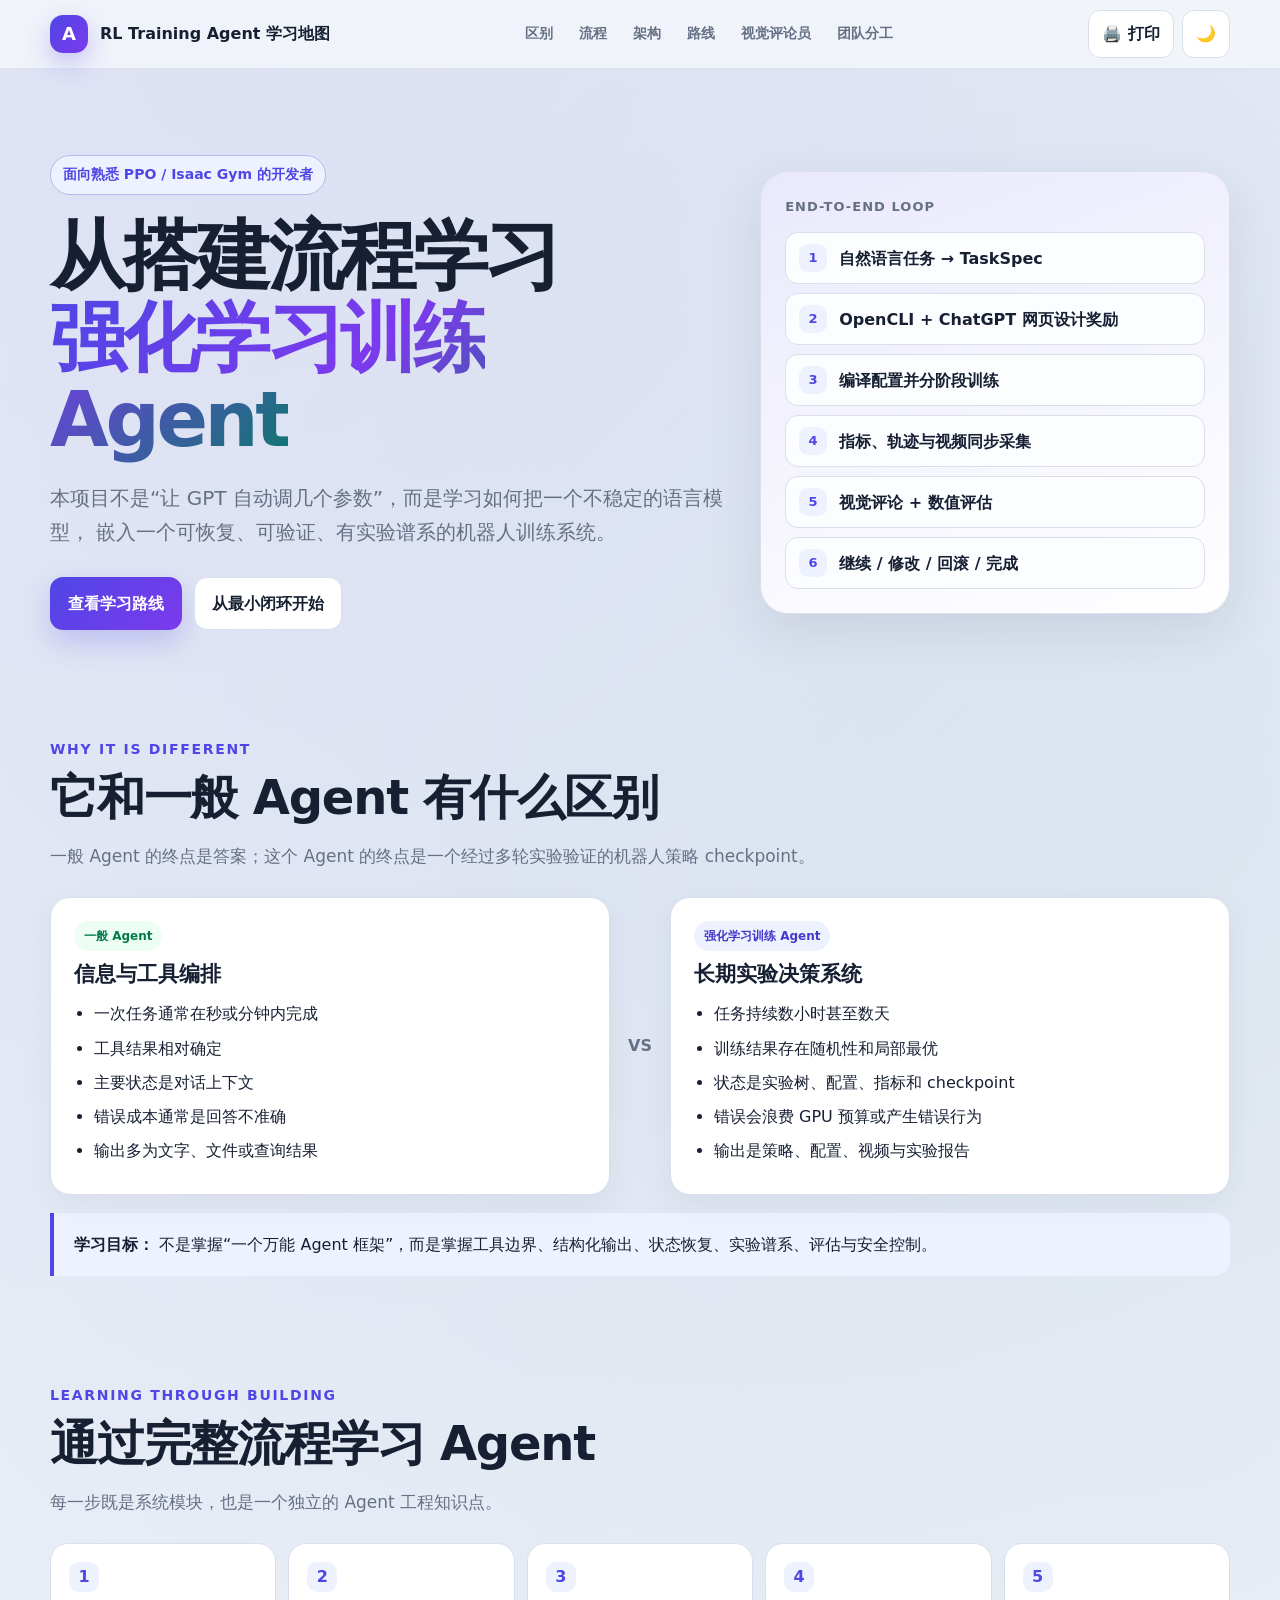
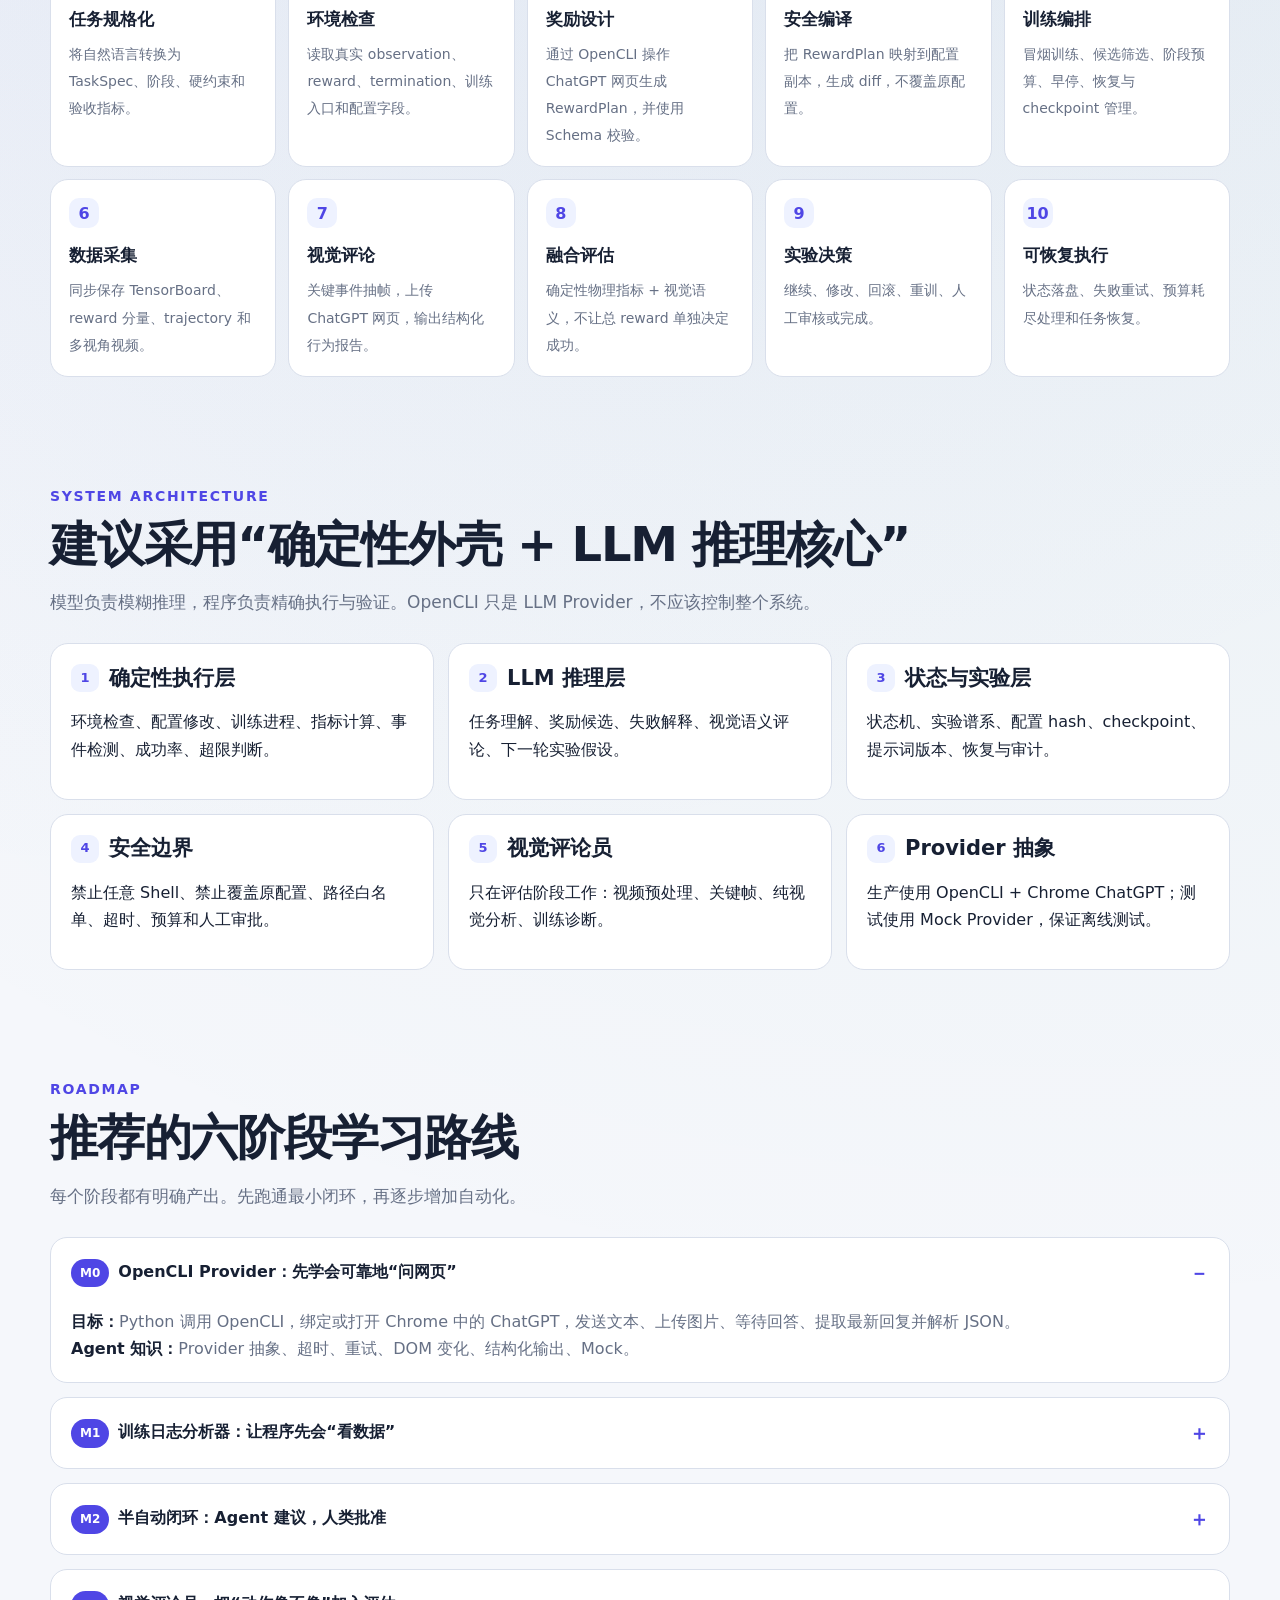
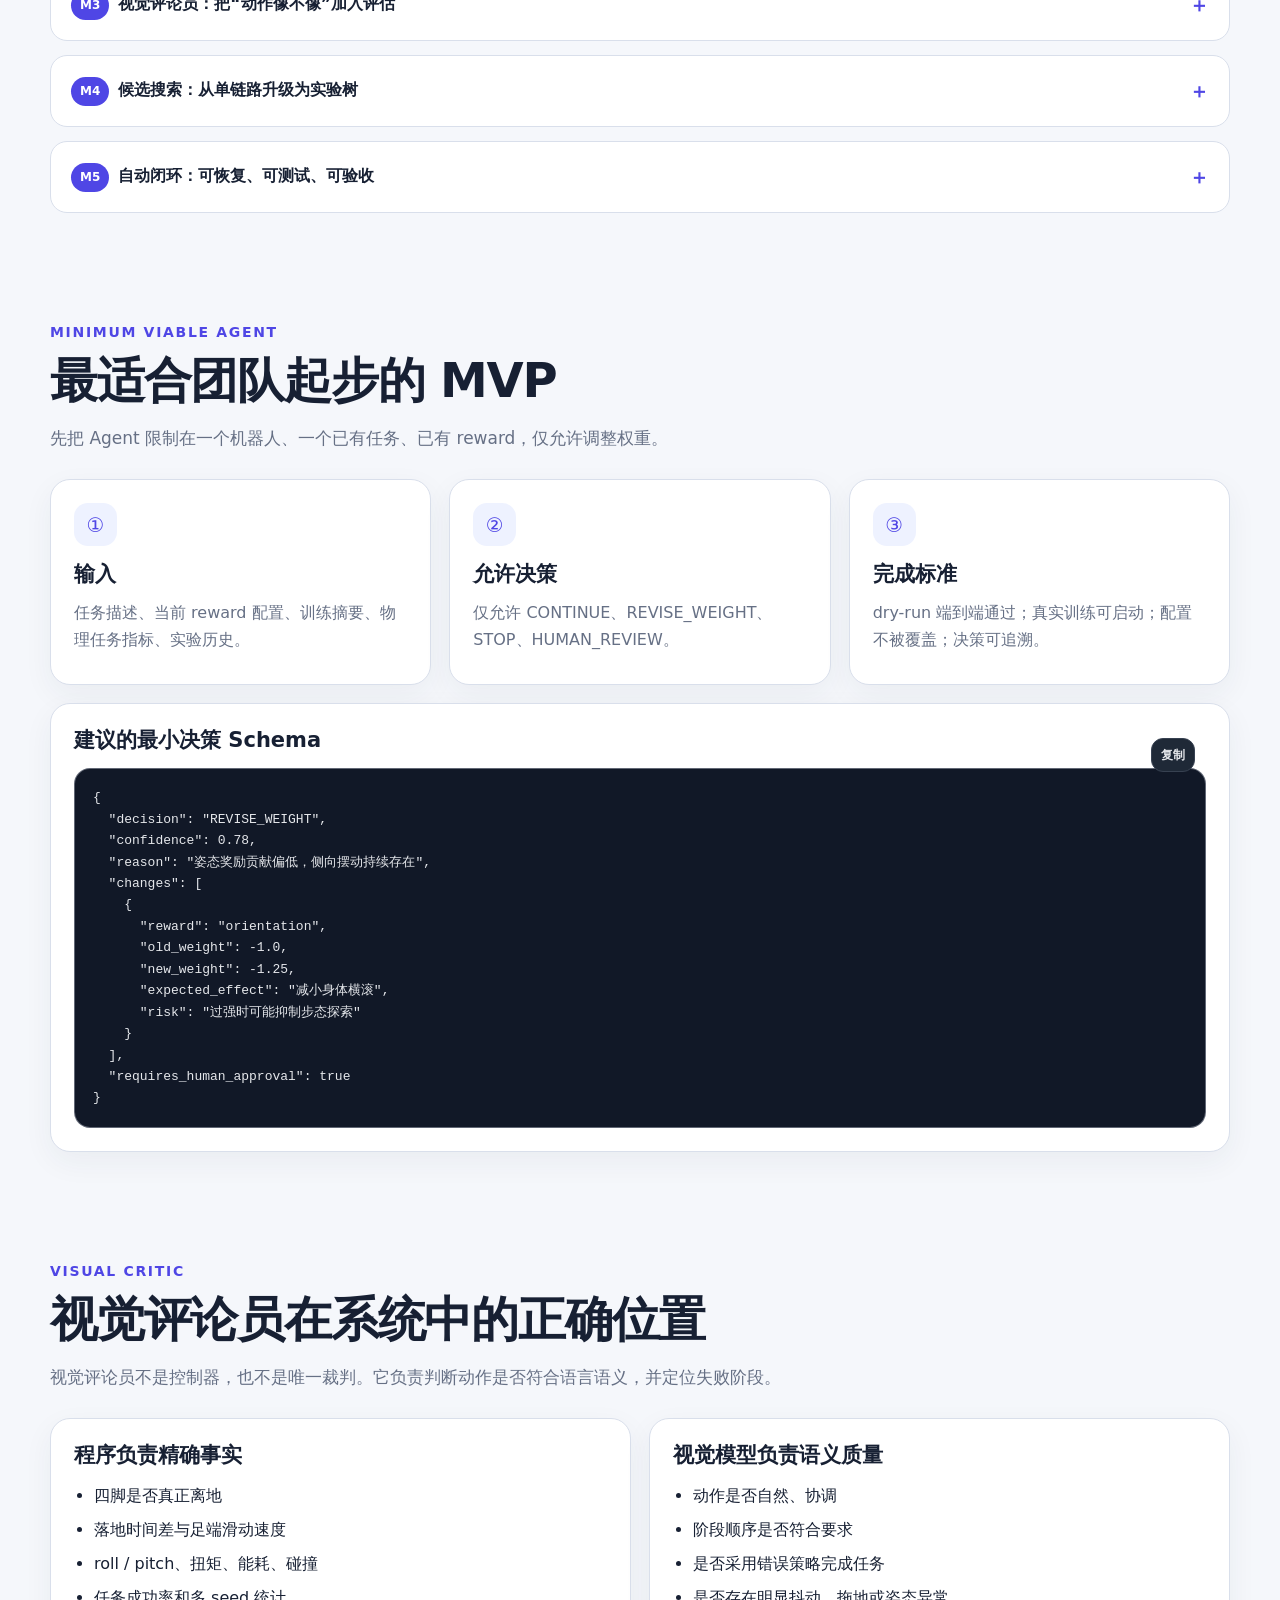
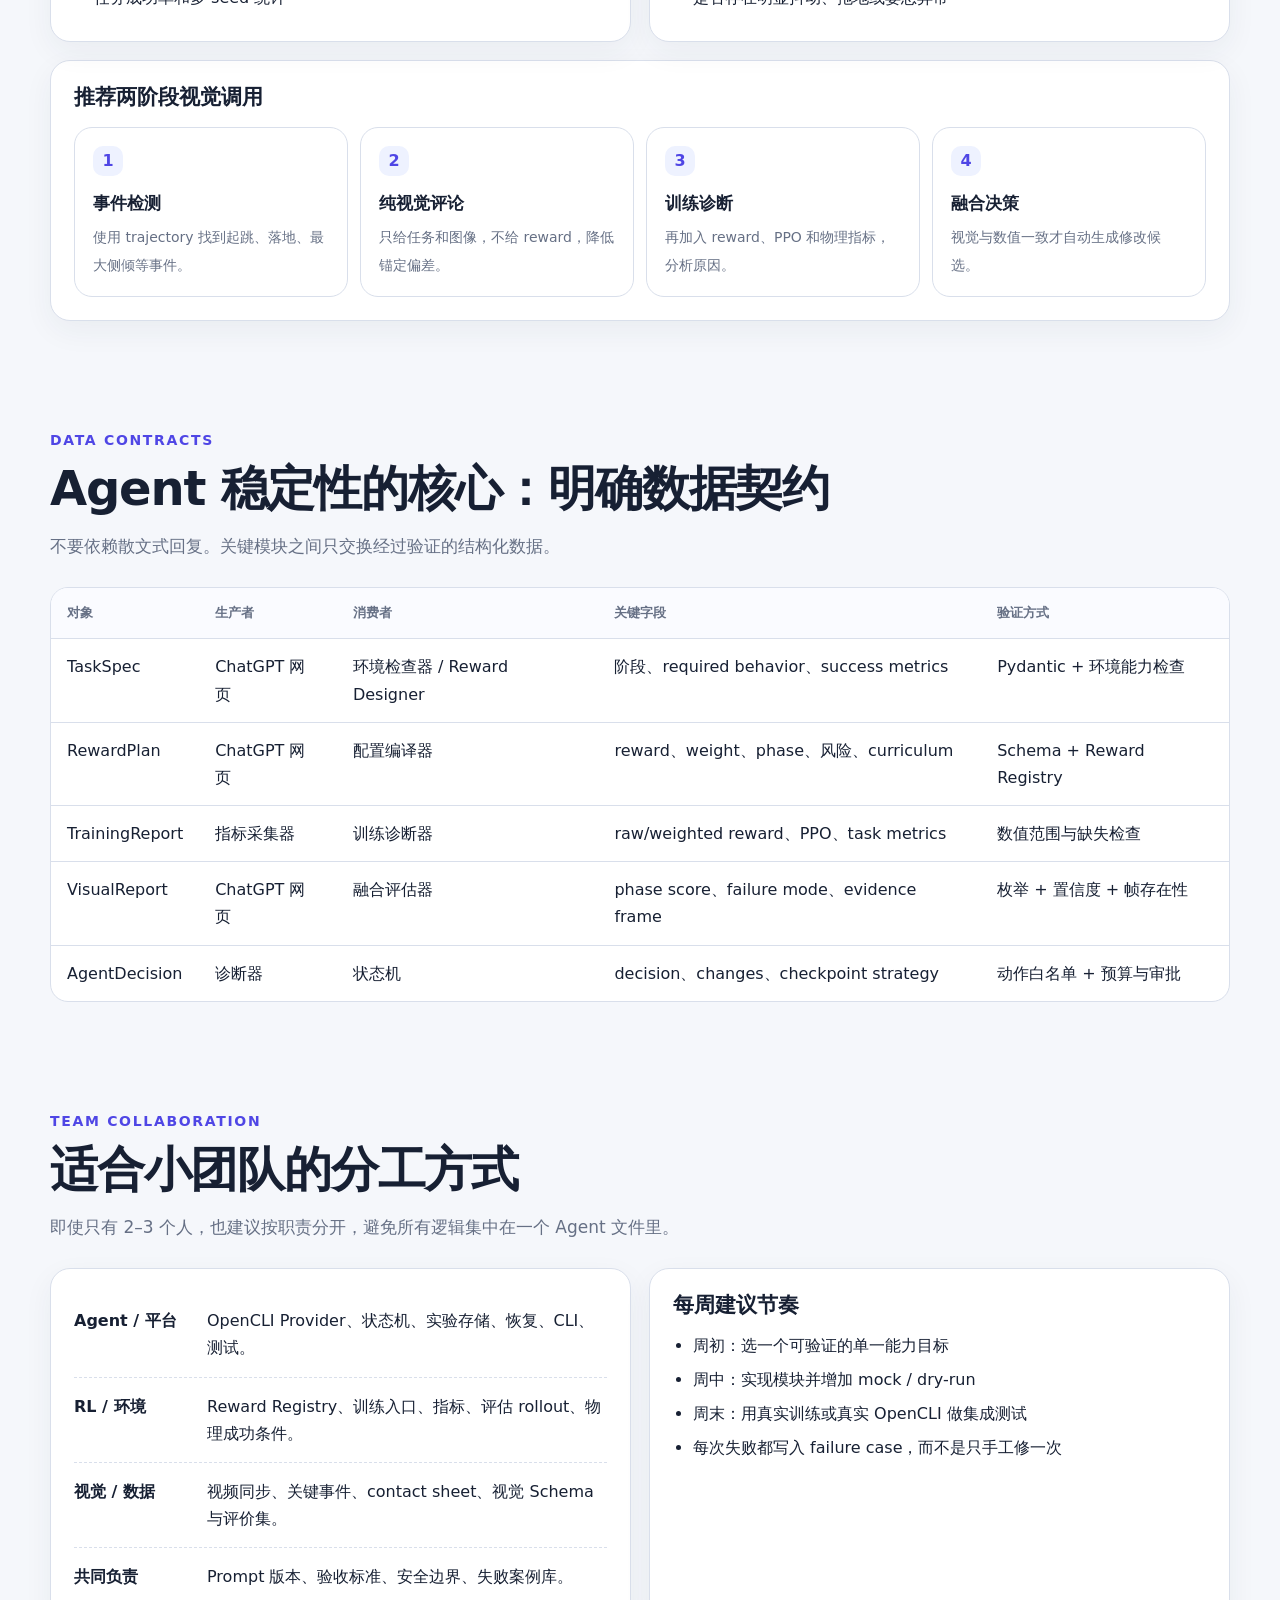
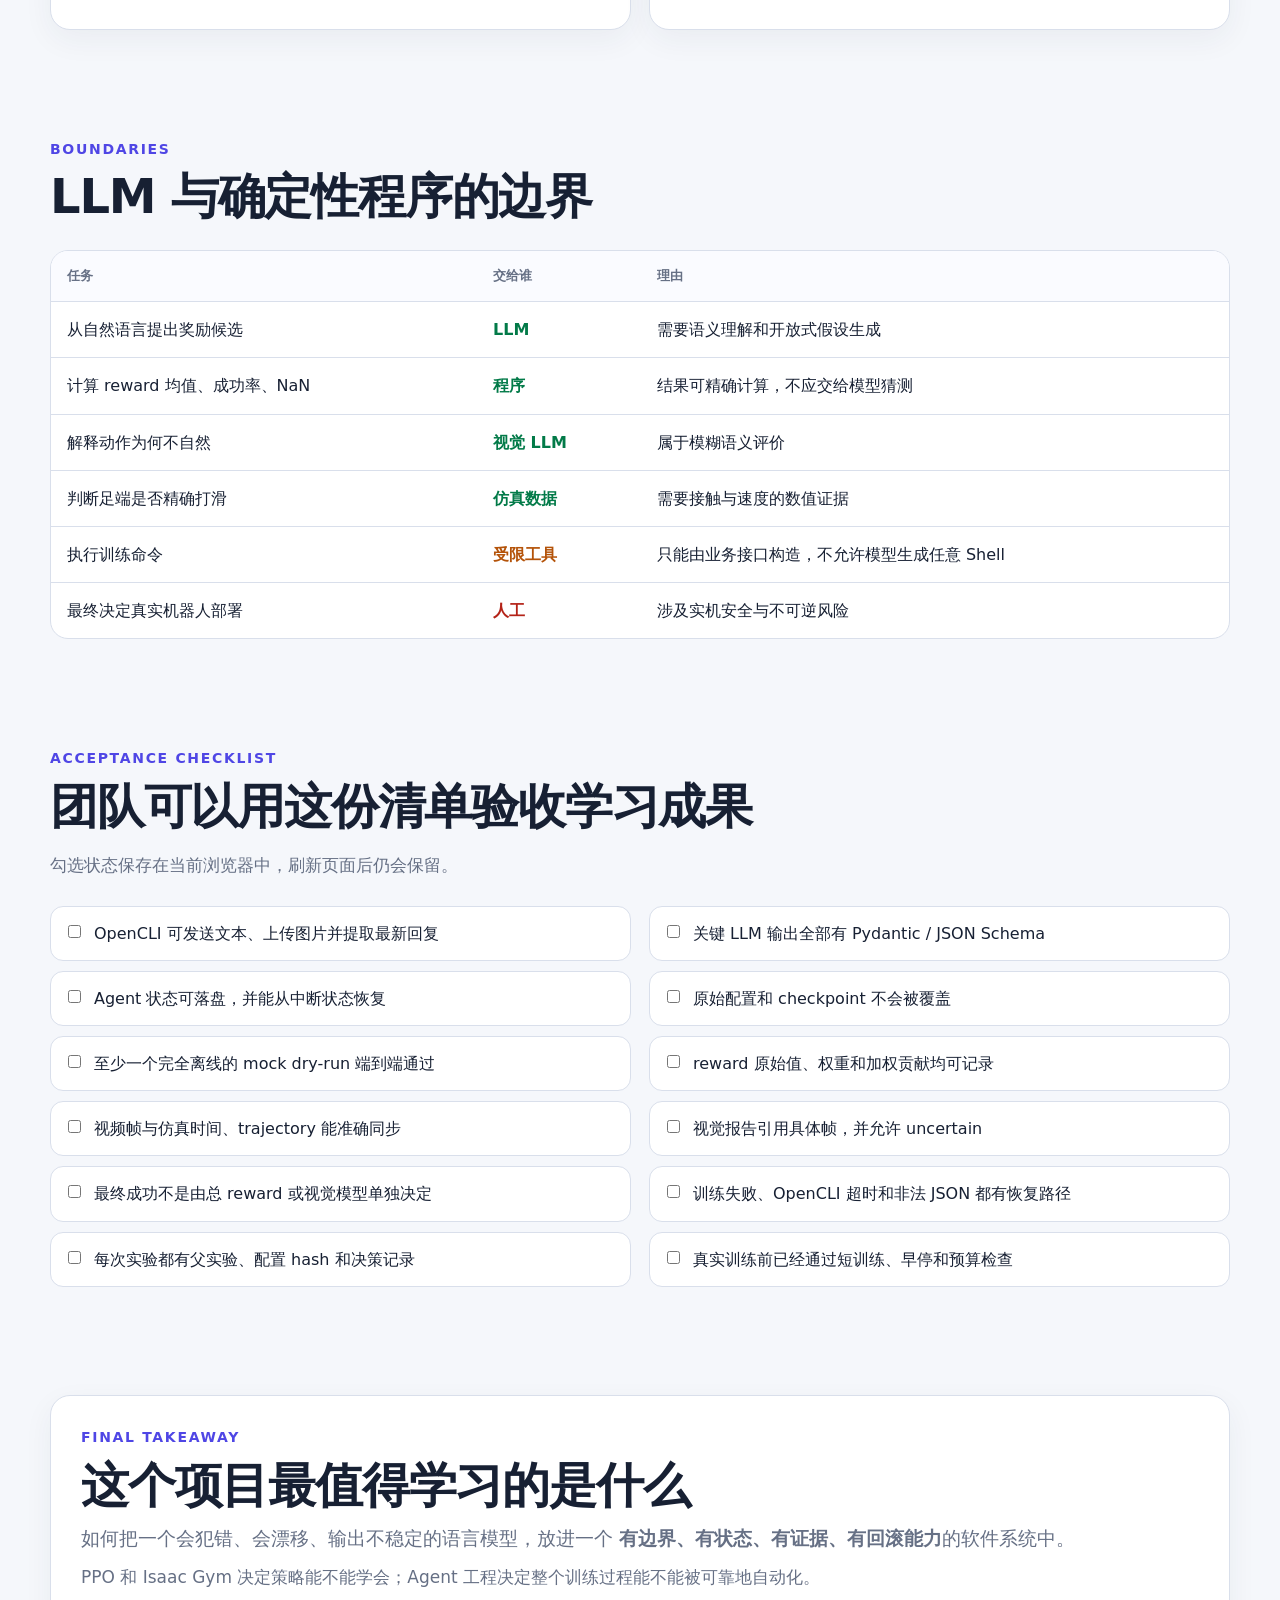
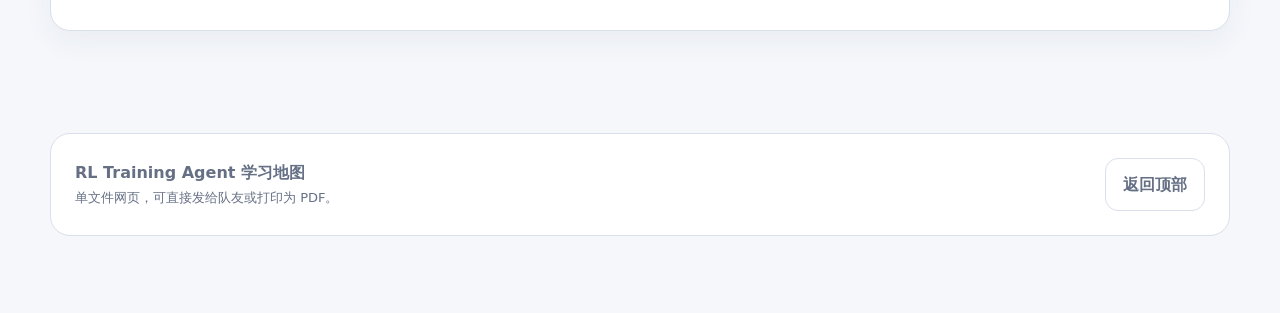
<file: agent.html>
<!DOCTYPE html>
<html lang="zh-CN">
<head>
  <meta charset="utf-8" />
  <meta name="viewport" content="width=device-width, initial-scale=1" />
  <meta name="description" content="从搭建流程学习强化学习训练 Agent：面向熟悉 PPO 与 Isaac Gym 的开发者。" />
  <title>从零搭建强化学习训练 Agent</title>
  <style>
    :root{
      --bg:#f5f7fb;
      --surface:#ffffff;
      --surface-2:#eef2ff;
      --text:#172033;
      --muted:#667085;
      --line:#d9dfeb;
      --primary:#4f46e5;
      --primary-2:#7c3aed;
      --accent:#0f766e;
      --warning:#b45309;
      --danger:#b42318;
      --success:#027a48;
      --shadow:0 18px 50px rgba(42,51,83,.10);
      --radius:20px;
      --code:#111827;
      --code-text:#e5e7eb;
    }
    body.dark{
      --bg:#0b1020;
      --surface:#121a2d;
      --surface-2:#18213a;
      --text:#edf2ff;
      --muted:#a8b0c5;
      --line:#2a3652;
      --primary:#818cf8;
      --primary-2:#c084fc;
      --accent:#5eead4;
      --warning:#fbbf24;
      --danger:#fca5a5;
      --success:#6ee7b7;
      --shadow:0 18px 55px rgba(0,0,0,.30);
      --code:#070b15;
      --code-text:#dbeafe;
    }
    *{box-sizing:border-box}
    html{scroll-behavior:smooth}
    body{
      margin:0;
      background:
        radial-gradient(circle at 15% 0%, rgba(79,70,229,.10), transparent 30%),
        radial-gradient(circle at 85% 10%, rgba(15,118,110,.08), transparent 28%),
        var(--bg);
      color:var(--text);
      font-family:Inter, ui-sans-serif, system-ui, -apple-system, BlinkMacSystemFont, "Segoe UI",
        "PingFang SC","Hiragino Sans GB","Microsoft YaHei",sans-serif;
      line-height:1.7;
    }
    a{color:inherit}
    .container{width:min(1180px, calc(100% - 32px)); margin:auto}
    .topbar{
      position:sticky; top:0; z-index:20;
      backdrop-filter:blur(16px);
      background:color-mix(in srgb, var(--bg) 82%, transparent);
      border-bottom:1px solid color-mix(in srgb, var(--line) 72%, transparent);
    }
    .topbar-inner{
      min-height:68px; display:flex; align-items:center; justify-content:space-between; gap:18px;
    }
    .brand{display:flex; align-items:center; gap:12px; font-weight:800}
    .brand-mark{
      width:38px; height:38px; border-radius:13px;
      display:grid; place-items:center; color:white;
      background:linear-gradient(135deg,var(--primary),var(--primary-2));
      box-shadow:0 10px 25px rgba(79,70,229,.28);
      font-size:18px;
    }
    nav{display:flex; gap:4px; flex-wrap:wrap}
    nav a{
      text-decoration:none; color:var(--muted); font-size:14px; font-weight:700;
      padding:8px 11px; border-radius:10px;
    }
    nav a:hover{background:var(--surface); color:var(--text)}
    .actions{display:flex; gap:8px}
    button{
      font:inherit; cursor:pointer; border:1px solid var(--line); color:var(--text);
      background:var(--surface); border-radius:12px; padding:9px 13px; font-weight:700;
    }
    button:hover{transform:translateY(-1px)}
    .hero{padding:86px 0 54px}
    .hero-grid{display:grid; grid-template-columns:1.18fr .82fr; gap:34px; align-items:center}
    .eyebrow{
      display:inline-flex; gap:8px; align-items:center;
      padding:7px 12px; border-radius:999px;
      color:var(--primary); background:var(--surface-2);
      font-weight:800; font-size:14px;
      border:1px solid color-mix(in srgb, var(--primary) 25%, var(--line));
    }
    h1{
      margin:20px 0 16px; line-height:1.08;
      font-size:clamp(42px, 7vw, 76px); letter-spacing:-.045em;
    }
    .gradient{
      background:linear-gradient(135deg,var(--primary),var(--primary-2),var(--accent));
      -webkit-background-clip:text; background-clip:text; color:transparent;
    }
    .lead{font-size:20px; color:var(--muted); max-width:760px}
    .hero-cta{display:flex; gap:12px; flex-wrap:wrap; margin-top:28px}
    .primary{
      background:linear-gradient(135deg,var(--primary),var(--primary-2));
      border:0; color:white; text-decoration:none; padding:13px 18px; border-radius:13px;
      font-weight:800; box-shadow:0 12px 28px rgba(79,70,229,.24);
    }
    .secondary{
      text-decoration:none; padding:12px 17px; border:1px solid var(--line);
      background:var(--surface); border-radius:13px; font-weight:800;
    }
    .hero-card{
      background:linear-gradient(160deg, color-mix(in srgb,var(--surface) 88%,var(--primary) 12%), var(--surface));
      border:1px solid var(--line); border-radius:28px; padding:24px; box-shadow:var(--shadow);
    }
    .mini-label{font-size:13px; font-weight:800; color:var(--muted); text-transform:uppercase; letter-spacing:.08em}
    .pipeline{display:grid; gap:9px; margin-top:14px}
    .pipe{
      display:flex; align-items:center; gap:12px; padding:11px 13px;
      background:color-mix(in srgb,var(--surface) 82%,var(--surface-2));
      border:1px solid var(--line); border-radius:13px; font-weight:750;
    }
    .pipe span{
      width:28px; height:28px; display:grid; place-items:center; border-radius:9px;
      background:var(--surface-2); color:var(--primary); font-size:13px;
    }
    section{padding:54px 0}
    .section-head{margin-bottom:26px}
    .kicker{color:var(--primary); font-weight:850; font-size:14px; text-transform:uppercase; letter-spacing:.12em}
    h2{font-size:clamp(30px,4vw,48px); line-height:1.14; margin:8px 0 10px; letter-spacing:-.025em}
    h3{font-size:21px; line-height:1.3; margin:0 0 10px}
    .sub{color:var(--muted); max-width:820px; font-size:17px}
    .grid-2{display:grid; grid-template-columns:repeat(2,minmax(0,1fr)); gap:18px}
    .grid-3{display:grid; grid-template-columns:repeat(3,minmax(0,1fr)); gap:18px}
    .card{
      background:var(--surface); border:1px solid var(--line); border-radius:var(--radius);
      padding:23px; box-shadow:0 10px 30px rgba(41,50,80,.055);
    }
    .card p{margin:8px 0; color:var(--muted)}
    .icon{
      width:43px; height:43px; display:grid; place-items:center; border-radius:14px;
      background:var(--surface-2); color:var(--primary); font-size:20px; margin-bottom:15px;
    }
    .compare{
      display:grid; grid-template-columns:1fr auto 1fr; gap:18px; align-items:stretch;
    }
    .versus{display:grid; place-items:center; color:var(--muted); font-weight:900}
    .tag{
      display:inline-flex; align-items:center; border-radius:999px; padding:5px 10px;
      font-size:12px; font-weight:850; margin-bottom:10px;
    }
    .tag.common{background:#ecfdf3;color:#027a48}
    .tag.rl{background:#eef2ff;color:#4338ca}
    body.dark .tag.common{background:#123226;color:#6ee7b7}
    body.dark .tag.rl{background:#27285d;color:#c7d2fe}
    .bullets{margin:12px 0 0; padding-left:20px}
    .bullets li{margin:7px 0}
    .flow{
      display:grid; grid-template-columns:repeat(5,minmax(0,1fr)); gap:12px;
      counter-reset:flow;
    }
    .flow-step{
      min-height:160px; position:relative; background:var(--surface);
      border:1px solid var(--line); border-radius:18px; padding:18px;
    }
    .flow-step:before{
      counter-increment:flow; content:counter(flow);
      width:30px; height:30px; display:grid; place-items:center;
      border-radius:10px; background:var(--surface-2); color:var(--primary);
      font-weight:900; margin-bottom:13px;
    }
    .flow-step strong{display:block; font-size:17px; margin-bottom:6px}
    .flow-step small{color:var(--muted); font-size:14px}
    .architecture{
      display:grid; grid-template-columns:repeat(3,minmax(0,1fr)); gap:14px;
    }
    .layer{
      border:1px solid var(--line); border-radius:18px; background:var(--surface);
      padding:20px;
    }
    .layer h3{display:flex; gap:10px; align-items:center}
    .layer-num{
      width:28px; height:28px; display:grid; place-items:center;
      border-radius:9px; background:var(--surface-2); color:var(--primary); font-size:13px;
    }
    .roadmap{display:grid; gap:14px}
    details{
      background:var(--surface); border:1px solid var(--line); border-radius:17px;
      overflow:hidden;
    }
    summary{
      list-style:none; cursor:pointer; padding:18px 20px; font-weight:850;
      display:flex; align-items:center; justify-content:space-between; gap:16px;
    }
    summary::-webkit-details-marker{display:none}
    summary:after{content:"＋"; color:var(--primary); font-size:20px}
    details[open] summary:after{content:"－"}
    .detail-body{padding:0 20px 20px; color:var(--muted)}
    .detail-body strong{color:var(--text)}
    .milestone{
      display:inline-block; font-size:12px; color:white; background:var(--primary);
      border-radius:999px; padding:4px 9px; margin-right:9px;
    }
    pre{
      margin:14px 0 0; overflow:auto; padding:18px; border-radius:16px;
      background:var(--code); color:var(--code-text); font-size:13px; line-height:1.65;
      border:1px solid color-mix(in srgb,var(--line) 40%,transparent);
    }
    code{font-family:"SFMono-Regular",Consolas,"Liberation Mono",monospace}
    .schema{position:relative}
    .copy{
      position:absolute; right:34px; top:34px; font-size:12px; padding:6px 9px;
      background:#1f2937; color:#e5e7eb; border-color:#374151;
    }
    .matrix{
      overflow:auto; border:1px solid var(--line); border-radius:18px; background:var(--surface);
    }
    table{border-collapse:collapse; width:100%; min-width:780px}
    th,td{padding:14px 16px; border-bottom:1px solid var(--line); text-align:left; vertical-align:top}
    th{font-size:13px; color:var(--muted); background:color-mix(in srgb,var(--surface) 70%,var(--surface-2))}
    tr:last-child td{border-bottom:0}
    .status{font-weight:850}
    .status.good{color:var(--success)}
    .status.warn{color:var(--warning)}
    .status.bad{color:var(--danger)}
    .role{
      display:flex; gap:13px; align-items:flex-start; padding:15px 0; border-bottom:1px dashed var(--line);
    }
    .role:last-child{border-bottom:0}
    .role b{min-width:120px}
    .callout{
      border-left:4px solid var(--primary); background:var(--surface-2);
      border-radius:0 16px 16px 0; padding:18px 20px; margin-top:18px;
    }
    .checklist{display:grid; grid-template-columns:repeat(2,minmax(0,1fr)); gap:10px 18px}
    .check{
      display:flex; gap:10px; align-items:flex-start; background:var(--surface);
      border:1px solid var(--line); border-radius:13px; padding:13px;
    }
    .check input{margin-top:5px; accent-color:var(--primary)}
    footer{padding:48px 0 62px; color:var(--muted)}
    .footer-card{
      display:flex; align-items:center; justify-content:space-between; gap:20px;
      padding:24px; border:1px solid var(--line); border-radius:20px; background:var(--surface);
    }
    .small{font-size:13px;color:var(--muted)}
    @media (max-width:980px){
      nav{display:none}
      .hero-grid,.grid-3,.architecture{grid-template-columns:1fr 1fr}
      .flow{grid-template-columns:repeat(2,minmax(0,1fr))}
    }
    @media (max-width:700px){
      .hero{padding-top:54px}
      .hero-grid,.grid-2,.grid-3,.architecture,.compare,.checklist{grid-template-columns:1fr}
      .versus{min-height:20px}
      .flow{grid-template-columns:1fr}
      .actions .text-label{display:none}
      .footer-card{align-items:flex-start; flex-direction:column}
    }
    @media print{
      .topbar,.hero-cta,.actions,.copy{display:none!important}
      body{background:white;color:#111}
      section{page-break-inside:avoid}
      .card,.layer,details,.matrix,.flow-step{box-shadow:none}
    }
  </style>
</head>
<body>
  <header class="topbar">
    <div class="container topbar-inner">
      <div class="brand">
        <div class="brand-mark">A</div>
        <span>RL Training Agent 学习地图</span>
      </div>
      <nav aria-label="主导航">
        <a href="#difference">区别</a>
        <a href="#flow">流程</a>
        <a href="#architecture">架构</a>
        <a href="#roadmap">路线</a>
        <a href="#visual">视觉评论员</a>
        <a href="#team">团队分工</a>
      </nav>
      <div class="actions">
        <button id="printBtn" title="打印或另存为 PDF">🖨️ <span class="text-label">打印</span></button>
        <button id="themeBtn" title="切换主题">🌙</button>
      </div>
    </div>
  </header>

  <main>
    <section class="hero">
      <div class="container hero-grid">
        <div>
          <div class="eyebrow">面向熟悉 PPO / Isaac Gym 的开发者</div>
          <h1>从搭建流程学习<br><span class="gradient">强化学习训练 Agent</span></h1>
          <p class="lead">
            本项目不是“让 GPT 自动调几个参数”，而是学习如何把一个不稳定的语言模型，
            嵌入一个可恢复、可验证、有实验谱系的机器人训练系统。
          </p>
          <div class="hero-cta">
            <a class="primary" href="#roadmap">查看学习路线</a>
            <a class="secondary" href="#mvp">从最小闭环开始</a>
          </div>
        </div>
        <aside class="hero-card" aria-label="Agent 闭环概览">
          <div class="mini-label">End-to-End Loop</div>
          <div class="pipeline">
            <div class="pipe"><span>1</span>自然语言任务 → TaskSpec</div>
            <div class="pipe"><span>2</span>OpenCLI + ChatGPT 网页设计奖励</div>
            <div class="pipe"><span>3</span>编译配置并分阶段训练</div>
            <div class="pipe"><span>4</span>指标、轨迹与视频同步采集</div>
            <div class="pipe"><span>5</span>视觉评论 + 数值评估</div>
            <div class="pipe"><span>6</span>继续 / 修改 / 回滚 / 完成</div>
          </div>
        </aside>
      </div>
    </section>

    <section id="difference">
      <div class="container">
        <div class="section-head">
          <div class="kicker">Why It Is Different</div>
          <h2>它和一般 Agent 有什么区别</h2>
          <p class="sub">
            一般 Agent 的终点是答案；这个 Agent 的终点是一个经过多轮实验验证的机器人策略 checkpoint。
          </p>
        </div>
        <div class="compare">
          <article class="card">
            <div class="tag common">一般 Agent</div>
            <h3>信息与工具编排</h3>
            <ul class="bullets">
              <li>一次任务通常在秒或分钟内完成</li>
              <li>工具结果相对确定</li>
              <li>主要状态是对话上下文</li>
              <li>错误成本通常是回答不准确</li>
              <li>输出多为文字、文件或查询结果</li>
            </ul>
          </article>
          <div class="versus">VS</div>
          <article class="card">
            <div class="tag rl">强化学习训练 Agent</div>
            <h3>长期实验决策系统</h3>
            <ul class="bullets">
              <li>任务持续数小时甚至数天</li>
              <li>训练结果存在随机性和局部最优</li>
              <li>状态是实验树、配置、指标和 checkpoint</li>
              <li>错误会浪费 GPU 预算或产生错误行为</li>
              <li>输出是策略、配置、视频与实验报告</li>
            </ul>
          </article>
        </div>
        <div class="callout">
          <strong>学习目标：</strong>
          不是掌握“一个万能 Agent 框架”，而是掌握工具边界、结构化输出、状态恢复、实验谱系、评估与安全控制。
        </div>
      </div>
    </section>

    <section id="flow">
      <div class="container">
        <div class="section-head">
          <div class="kicker">Learning Through Building</div>
          <h2>通过完整流程学习 Agent</h2>
          <p class="sub">每一步既是系统模块，也是一个独立的 Agent 工程知识点。</p>
        </div>
        <div class="flow">
          <div class="flow-step"><strong>任务规格化</strong><small>将自然语言转换为 TaskSpec、阶段、硬约束和验收指标。</small></div>
          <div class="flow-step"><strong>环境检查</strong><small>读取真实 observation、reward、termination、训练入口和配置字段。</small></div>
          <div class="flow-step"><strong>奖励设计</strong><small>通过 OpenCLI 操作 ChatGPT 网页生成 RewardPlan，并使用 Schema 校验。</small></div>
          <div class="flow-step"><strong>安全编译</strong><small>把 RewardPlan 映射到配置副本，生成 diff，不覆盖原配置。</small></div>
          <div class="flow-step"><strong>训练编排</strong><small>冒烟训练、候选筛选、阶段预算、早停、恢复与 checkpoint 管理。</small></div>
          <div class="flow-step"><strong>数据采集</strong><small>同步保存 TensorBoard、reward 分量、trajectory 和多视角视频。</small></div>
          <div class="flow-step"><strong>视觉评论</strong><small>关键事件抽帧，上传 ChatGPT 网页，输出结构化行为报告。</small></div>
          <div class="flow-step"><strong>融合评估</strong><small>确定性物理指标 + 视觉语义，不让总 reward 单独决定成功。</small></div>
          <div class="flow-step"><strong>实验决策</strong><small>继续、修改、回滚、重训、人工审核或完成。</small></div>
          <div class="flow-step"><strong>可恢复执行</strong><small>状态落盘、失败重试、预算耗尽处理和任务恢复。</small></div>
        </div>
      </div>
    </section>

    <section id="architecture">
      <div class="container">
        <div class="section-head">
          <div class="kicker">System Architecture</div>
          <h2>建议采用“确定性外壳 + LLM 推理核心”</h2>
          <p class="sub">
            模型负责模糊推理，程序负责精确执行与验证。OpenCLI 只是 LLM Provider，不应该控制整个系统。
          </p>
        </div>
        <div class="architecture">
          <article class="layer">
            <h3><span class="layer-num">1</span>确定性执行层</h3>
            <p>环境检查、配置修改、训练进程、指标计算、事件检测、成功率、超限判断。</p>
          </article>
          <article class="layer">
            <h3><span class="layer-num">2</span>LLM 推理层</h3>
            <p>任务理解、奖励候选、失败解释、视觉语义评论、下一轮实验假设。</p>
          </article>
          <article class="layer">
            <h3><span class="layer-num">3</span>状态与实验层</h3>
            <p>状态机、实验谱系、配置 hash、checkpoint、提示词版本、恢复与审计。</p>
          </article>
          <article class="layer">
            <h3><span class="layer-num">4</span>安全边界</h3>
            <p>禁止任意 Shell、禁止覆盖原配置、路径白名单、超时、预算和人工审批。</p>
          </article>
          <article class="layer">
            <h3><span class="layer-num">5</span>视觉评论员</h3>
            <p>只在评估阶段工作：视频预处理、关键帧、纯视觉分析、训练诊断。</p>
          </article>
          <article class="layer">
            <h3><span class="layer-num">6</span>Provider 抽象</h3>
            <p>生产使用 OpenCLI + Chrome ChatGPT；测试使用 Mock Provider，保证离线测试。</p>
          </article>
        </div>
      </div>
    </section>

    <section id="roadmap">
      <div class="container">
        <div class="section-head">
          <div class="kicker">Roadmap</div>
          <h2>推荐的六阶段学习路线</h2>
          <p class="sub">每个阶段都有明确产出。先跑通最小闭环，再逐步增加自动化。</p>
        </div>
        <div class="roadmap">
          <details open>
            <summary><span><span class="milestone">M0</span>OpenCLI Provider：先学会可靠地“问网页”</span></summary>
            <div class="detail-body">
              <strong>目标：</strong>Python 调用 OpenCLI，绑定或打开 Chrome 中的 ChatGPT，发送文本、上传图片、等待回答、提取最新回复并解析 JSON。
              <br><strong>Agent 知识：</strong>Provider 抽象、超时、重试、DOM 变化、结构化输出、Mock。
            </div>
          </details>
          <details>
            <summary><span><span class="milestone">M1</span>训练日志分析器：让程序先会“看数据”</span></summary>
            <div class="detail-body">
              <strong>目标：</strong>读取 TensorBoard 和 reward 分量，输出统一 JSON 摘要。
              <br><strong>Agent 知识：</strong>工具输入输出、幂等性、数据契约、异常处理。
            </div>
          </details>
          <details>
            <summary><span><span class="milestone">M2</span>半自动闭环：Agent 建议，人类批准</span></summary>
            <div class="detail-body">
              <strong>目标：</strong>TaskSpec → RewardPlan → 配置副本 → 训练 → 诊断 → 人工确认。
              <br><strong>Agent 知识：</strong>Human-in-the-loop、状态机、实验目录、审计。
            </div>
          </details>
          <details>
            <summary><span><span class="milestone">M3</span>视觉评论员：把“动作像不像”加入评估</span></summary>
            <div class="detail-body">
              <strong>目标：</strong>rollout 视频与 trajectory 同步，自动抽取事件关键帧，通过 OpenCLI 上传网页，返回结构化视觉报告。
              <br><strong>Agent 知识：</strong>多模态输入、证据引用、不确定性、视觉与数值冲突处理。
            </div>
          </details>
          <details>
            <summary><span><span class="milestone">M4</span>候选搜索：从单链路升级为实验树</span></summary>
            <div class="detail-body">
              <strong>目标：</strong>每轮生成 2–3 个候选，短训练筛选，保留父子实验关系，支持回滚和重训。
              <br><strong>Agent 知识：</strong>规划、预算、分支、选择、lineage、warm-start 风险。
            </div>
          </details>
          <details>
            <summary><span><span class="milestone">M5</span>自动闭环：可恢复、可测试、可验收</span></summary>
            <div class="detail-body">
              <strong>目标：</strong>任务中断可恢复，预算耗尽可停止，多 seed 验证，完成条件由确定性指标与视觉对齐共同决定。
              <br><strong>Agent 知识：</strong>可靠性、回归测试、状态恢复、Guardrails、Observability。
            </div>
          </details>
        </div>
      </div>
    </section>

    <section id="mvp">
      <div class="container">
        <div class="section-head">
          <div class="kicker">Minimum Viable Agent</div>
          <h2>最适合团队起步的 MVP</h2>
          <p class="sub">先把 Agent 限制在一个机器人、一个已有任务、已有 reward，仅允许调整权重。</p>
        </div>
        <div class="grid-3">
          <article class="card">
            <div class="icon">①</div>
            <h3>输入</h3>
            <p>任务描述、当前 reward 配置、训练摘要、物理任务指标、实验历史。</p>
          </article>
          <article class="card">
            <div class="icon">②</div>
            <h3>允许决策</h3>
            <p>仅允许 CONTINUE、REVISE_WEIGHT、STOP、HUMAN_REVIEW。</p>
          </article>
          <article class="card">
            <div class="icon">③</div>
            <h3>完成标准</h3>
            <p>dry-run 端到端通过；真实训练可启动；配置不被覆盖；决策可追溯。</p>
          </article>
        </div>

        <div class="card schema" style="margin-top:18px">
          <button class="copy" data-copy="decisionSchema">复制</button>
          <h3>建议的最小决策 Schema</h3>
          <pre id="decisionSchema"><code>{
  "decision": "REVISE_WEIGHT",
  "confidence": 0.78,
  "reason": "姿态奖励贡献偏低，侧向摆动持续存在",
  "changes": [
    {
      "reward": "orientation",
      "old_weight": -1.0,
      "new_weight": -1.25,
      "expected_effect": "减小身体横滚",
      "risk": "过强时可能抑制步态探索"
    }
  ],
  "requires_human_approval": true
}</code></pre>
        </div>
      </div>
    </section>

    <section id="visual">
      <div class="container">
        <div class="section-head">
          <div class="kicker">Visual Critic</div>
          <h2>视觉评论员在系统中的正确位置</h2>
          <p class="sub">
            视觉评论员不是控制器，也不是唯一裁判。它负责判断动作是否符合语言语义，并定位失败阶段。
          </p>
        </div>
        <div class="grid-2">
          <article class="card">
            <h3>程序负责精确事实</h3>
            <ul class="bullets">
              <li>四脚是否真正离地</li>
              <li>落地时间差与足端滑动速度</li>
              <li>roll / pitch、扭矩、能耗、碰撞</li>
              <li>任务成功率和多 seed 统计</li>
            </ul>
          </article>
          <article class="card">
            <h3>视觉模型负责语义质量</h3>
            <ul class="bullets">
              <li>动作是否自然、协调</li>
              <li>阶段顺序是否符合要求</li>
              <li>是否采用错误策略完成任务</li>
              <li>是否存在明显抖动、拖地或姿态异常</li>
            </ul>
          </article>
        </div>

        <div class="card" style="margin-top:18px">
          <h3>推荐两阶段视觉调用</h3>
          <div class="flow" style="grid-template-columns:repeat(4,minmax(0,1fr)); margin-top:15px">
            <div class="flow-step"><strong>事件检测</strong><small>使用 trajectory 找到起跳、落地、最大侧倾等事件。</small></div>
            <div class="flow-step"><strong>纯视觉评论</strong><small>只给任务和图像，不给 reward，降低锚定偏差。</small></div>
            <div class="flow-step"><strong>训练诊断</strong><small>再加入 reward、PPO 和物理指标，分析原因。</small></div>
            <div class="flow-step"><strong>融合决策</strong><small>视觉与数值一致才自动生成修改候选。</small></div>
          </div>
        </div>
      </div>
    </section>

    <section id="contracts">
      <div class="container">
        <div class="section-head">
          <div class="kicker">Data Contracts</div>
          <h2>Agent 稳定性的核心：明确数据契约</h2>
          <p class="sub">不要依赖散文式回复。关键模块之间只交换经过验证的结构化数据。</p>
        </div>
        <div class="matrix">
          <table>
            <thead>
              <tr>
                <th>对象</th>
                <th>生产者</th>
                <th>消费者</th>
                <th>关键字段</th>
                <th>验证方式</th>
              </tr>
            </thead>
            <tbody>
              <tr>
                <td>TaskSpec</td>
                <td>ChatGPT 网页</td>
                <td>环境检查器 / Reward Designer</td>
                <td>阶段、required behavior、success metrics</td>
                <td>Pydantic + 环境能力检查</td>
              </tr>
              <tr>
                <td>RewardPlan</td>
                <td>ChatGPT 网页</td>
                <td>配置编译器</td>
                <td>reward、weight、phase、风险、curriculum</td>
                <td>Schema + Reward Registry</td>
              </tr>
              <tr>
                <td>TrainingReport</td>
                <td>指标采集器</td>
                <td>训练诊断器</td>
                <td>raw/weighted reward、PPO、task metrics</td>
                <td>数值范围与缺失检查</td>
              </tr>
              <tr>
                <td>VisualReport</td>
                <td>ChatGPT 网页</td>
                <td>融合评估器</td>
                <td>phase score、failure mode、evidence frame</td>
                <td>枚举 + 置信度 + 帧存在性</td>
              </tr>
              <tr>
                <td>AgentDecision</td>
                <td>诊断器</td>
                <td>状态机</td>
                <td>decision、changes、checkpoint strategy</td>
                <td>动作白名单 + 预算与审批</td>
              </tr>
            </tbody>
          </table>
        </div>
      </div>
    </section>

    <section id="team">
      <div class="container">
        <div class="section-head">
          <div class="kicker">Team Collaboration</div>
          <h2>适合小团队的分工方式</h2>
          <p class="sub">即使只有 2–3 个人，也建议按职责分开，避免所有逻辑集中在一个 Agent 文件里。</p>
        </div>
        <div class="grid-2">
          <article class="card">
            <div class="role"><b>Agent / 平台</b><span>OpenCLI Provider、状态机、实验存储、恢复、CLI、测试。</span></div>
            <div class="role"><b>RL / 环境</b><span>Reward Registry、训练入口、指标、评估 rollout、物理成功条件。</span></div>
            <div class="role"><b>视觉 / 数据</b><span>视频同步、关键事件、contact sheet、视觉 Schema 与评价集。</span></div>
            <div class="role"><b>共同负责</b><span>Prompt 版本、验收标准、安全边界、失败案例库。</span></div>
          </article>
          <article class="card">
            <h3>每周建议节奏</h3>
            <ul class="bullets">
              <li>周初：选一个可验证的单一能力目标</li>
              <li>周中：实现模块并增加 mock / dry-run</li>
              <li>周末：用真实训练或真实 OpenCLI 做集成测试</li>
              <li>每次失败都写入 failure case，而不是只手工修一次</li>
            </ul>
          </article>
        </div>
      </div>
    </section>

    <section id="boundaries">
      <div class="container">
        <div class="section-head">
          <div class="kicker">Boundaries</div>
          <h2>LLM 与确定性程序的边界</h2>
        </div>
        <div class="matrix">
          <table>
            <thead>
              <tr><th>任务</th><th>交给谁</th><th>理由</th></tr>
            </thead>
            <tbody>
              <tr><td>从自然语言提出奖励候选</td><td class="status good">LLM</td><td>需要语义理解和开放式假设生成</td></tr>
              <tr><td>计算 reward 均值、成功率、NaN</td><td class="status good">程序</td><td>结果可精确计算，不应交给模型猜测</td></tr>
              <tr><td>解释动作为何不自然</td><td class="status good">视觉 LLM</td><td>属于模糊语义评价</td></tr>
              <tr><td>判断足端是否精确打滑</td><td class="status good">仿真数据</td><td>需要接触与速度的数值证据</td></tr>
              <tr><td>执行训练命令</td><td class="status warn">受限工具</td><td>只能由业务接口构造，不允许模型生成任意 Shell</td></tr>
              <tr><td>最终决定真实机器人部署</td><td class="status bad">人工</td><td>涉及实机安全与不可逆风险</td></tr>
            </tbody>
          </table>
        </div>
      </div>
    </section>

    <section id="checklist">
      <div class="container">
        <div class="section-head">
          <div class="kicker">Acceptance Checklist</div>
          <h2>团队可以用这份清单验收学习成果</h2>
          <p class="sub">勾选状态保存在当前浏览器中，刷新页面后仍会保留。</p>
        </div>
        <div class="checklist" id="checklistBox">
          <label class="check"><input type="checkbox"><span>OpenCLI 可发送文本、上传图片并提取最新回复</span></label>
          <label class="check"><input type="checkbox"><span>关键 LLM 输出全部有 Pydantic / JSON Schema</span></label>
          <label class="check"><input type="checkbox"><span>Agent 状态可落盘，并能从中断状态恢复</span></label>
          <label class="check"><input type="checkbox"><span>原始配置和 checkpoint 不会被覆盖</span></label>
          <label class="check"><input type="checkbox"><span>至少一个完全离线的 mock dry-run 端到端通过</span></label>
          <label class="check"><input type="checkbox"><span>reward 原始值、权重和加权贡献均可记录</span></label>
          <label class="check"><input type="checkbox"><span>视频帧与仿真时间、trajectory 能准确同步</span></label>
          <label class="check"><input type="checkbox"><span>视觉报告引用具体帧，并允许 uncertain</span></label>
          <label class="check"><input type="checkbox"><span>最终成功不是由总 reward 或视觉模型单独决定</span></label>
          <label class="check"><input type="checkbox"><span>训练失败、OpenCLI 超时和非法 JSON 都有恢复路径</span></label>
          <label class="check"><input type="checkbox"><span>每次实验都有父实验、配置 hash 和决策记录</span></label>
          <label class="check"><input type="checkbox"><span>真实训练前已经通过短训练、早停和预算检查</span></label>
        </div>
      </div>
    </section>

    <section id="takeaway">
      <div class="container">
        <div class="card" style="padding:30px">
          <div class="kicker">Final Takeaway</div>
          <h2 style="margin-top:8px">这个项目最值得学习的是什么</h2>
          <p class="lead" style="font-size:19px; max-width:none">
            如何把一个会犯错、会漂移、输出不稳定的语言模型，放进一个
            <strong>有边界、有状态、有证据、有回滚能力</strong>的软件系统中。
          </p>
          <p class="sub">
            PPO 和 Isaac Gym 决定策略能不能学会；Agent 工程决定整个训练过程能不能被可靠地自动化。
          </p>
        </div>
      </div>
    </section>
  </main>

  <footer>
    <div class="container">
      <div class="footer-card">
        <div>
          <strong>RL Training Agent 学习地图</strong>
          <div class="small">单文件网页，可直接发给队友或打印为 PDF。</div>
        </div>
        <a class="secondary" href="#top" onclick="window.scrollTo({top:0,behavior:'smooth'});return false;">返回顶部</a>
      </div>
    </div>
  </footer>

  <script>
    const body = document.body;
    const themeBtn = document.getElementById('themeBtn');
    const savedTheme = localStorage.getItem('rl-agent-theme');
    if (savedTheme === 'dark') {
      body.classList.add('dark');
      themeBtn.textContent = '☀️';
    }
    themeBtn.addEventListener('click', () => {
      body.classList.toggle('dark');
      const dark = body.classList.contains('dark');
      themeBtn.textContent = dark ? '☀️' : '🌙';
      localStorage.setItem('rl-agent-theme', dark ? 'dark' : 'light');
    });

    document.getElementById('printBtn').addEventListener('click', () => window.print());

    document.querySelectorAll('.copy').forEach(btn => {
      btn.addEventListener('click', async () => {
        const id = btn.dataset.copy;
        const text = document.getElementById(id).innerText;
        try {
          await navigator.clipboard.writeText(text);
          const old = btn.textContent;
          btn.textContent = '已复制';
          setTimeout(() => btn.textContent = old, 1200);
        } catch {
          btn.textContent = '复制失败';
        }
      });
    });

    const checks = [...document.querySelectorAll('#checklistBox input[type="checkbox"]')];
    const savedChecks = JSON.parse(localStorage.getItem('rl-agent-checks') || '[]');
    checks.forEach((check, i) => {
      check.checked = !!savedChecks[i];
      check.addEventListener('change', () => {
        localStorage.setItem('rl-agent-checks', JSON.stringify(checks.map(x => x.checked)));
      });
    });
  </script>
</body>
</html>
</file>
